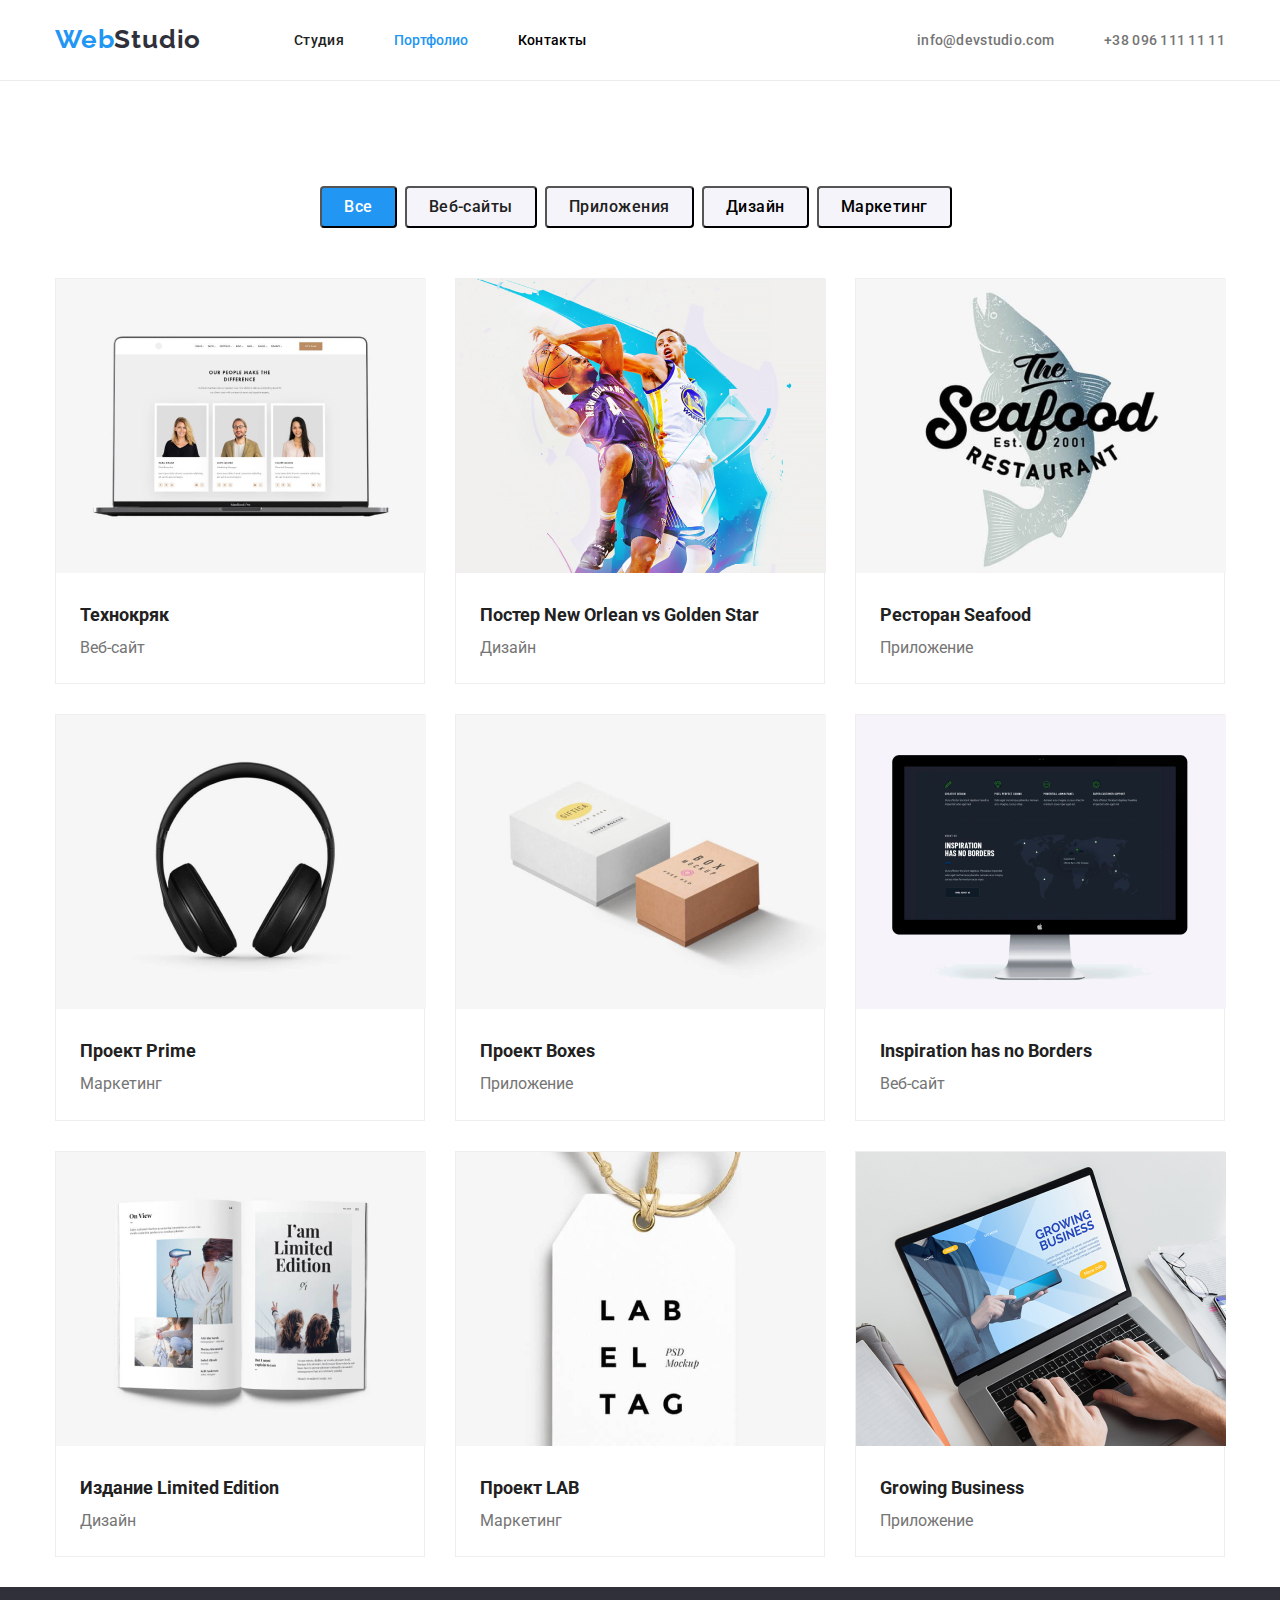
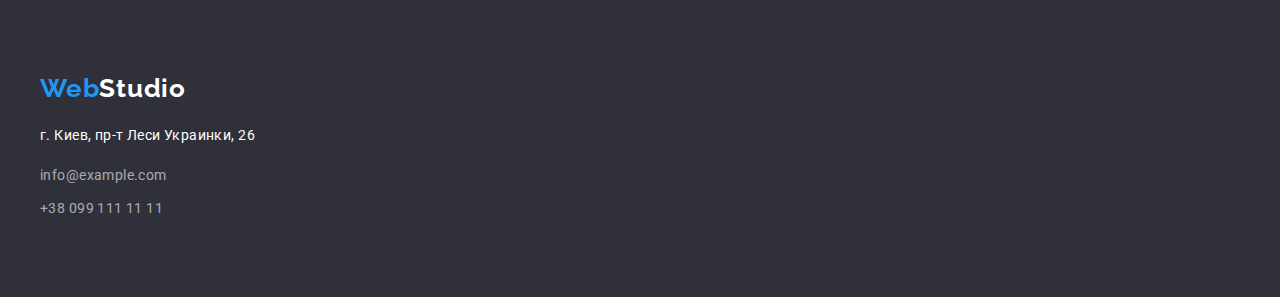
<file: portfolio.html>
<!DOCTYPE html>
<html lang="en">
<head>
    <meta charset="UTF-8">
    <meta http-equiv="X-UA-Compatible" content="IE=edge">
    <meta name="viewport" content="width=
    , initial-scale=1.0">
    <title>Document</title>

<link href="https://fonts.googleapis.com/css2?family=Raleway:wght@700&family=Roboto:wght@400;500;700;900&display=swap" rel="stylesheet">
    <link rel="stylesheet" href="./css/porf.styles.css">
    <link rel="stylesheet" href="/index.html">
</head>


<body class="body">
  
    <header class="header">
      <div class="header-container"> 
       
        <p class="header-logo"> Web<span class="logo-part-two">Studio</span> </p>
 
        <ul class="navigation">
            <li><a href="./index.html" class="link-studio">Студия</a> </li>
            <li><a href="/portfolio.html" class="link-portfolio">Портфолио</a> </li>
            <li><a href="" class="link-contact">Контакты</a> </li>
        </ul>
 
        <ul class="nav-contacts">
            <li>
                <a class="contacts-mail" href=" mailto:info@devstudio.com">info@devstudio.com</a> 
            </li>
            <li>
                <a class="contacts-tel" href="tel:+380961111111">+38 096 111 11 11</a> 
            </li>
                 
      </ul>
     
 
     </header>    
     </div>
     
<main>
   
<section class="main"> 
  <div class="container-button" > 
    <ul class="button">
        
        <button class="button-main" >
        <a><span class="all"> Все </span> </a> </button>
        <button class="button-box"><a > <span   class="web-page">Веб-сайты</span > </a> </button>
        <button class="button-box"> <a > <span   class="apps">Приложения</span > </a> </button>
        <button class="button-box" ><a > <span   class="design">Дизайн</span > </a> </button> 
        <button class="button-box"><a > <span   class="marketing">Маркетинг</span > </a> </button> 
        
    </ul>

    <ul class="container-item">
            <li class="box">
                <img src="img.portfolio/img.jpg" alt="три человека">
                <div class="text-in-box">
                <h2 class="text">Технокряк</h1>
                <p class="paragraph">Веб-сайт</p>
                </div>
            </li>
            <li class="box">
                <img src="img.portfolio/imgone.jpg" alt="баскетболисты">
                <div class="text-in-box">
                <h1 class="text">Постер New Orlean vs Golden Star</h1>
                <p class="paragraph">Дизайн</p>
                </div>
            </li>
            <li class="box">
                <img src="img.portfolio/imgtwo.jpg" alt="морская еда">
                <div class="text-in-box">
                <h2 class="text">Ресторан Seafood</h1>
                <p class="paragraph">Приложение</p>
                </div>
            </li>
            <li class="box">
                <img src="img.portfolio/imgthree.jpg" alt="наушники">
                <div class="text-in-box">
                <h2 class="text">Проект Prime</h1>
                <p class="paragraph">Маркетинг</p>
                </div>
            </li>
            <li class="box">
                <img src="img.portfolio/imgfour.jpg" alt="коробочки">
                <div class="text-in-box">
                <h2 class="text">Проект Boxes</h1>
                <p class="paragraph">Приложение</p>
                </div>
            </li>
            <li class="box">
                <img src="img.portfolio/imgfive.jpg" alt="темный екран">
                <div class="text-in-box">
                <h2 class="text">Inspiration has no Borders</h1>
                <p class="paragraph">Веб-сайт</p>
                </div>
            </li>
            <li class="box"> 
                <img src="img.portfolio/imgsix.jpg" alt="журнал">
                <div class="text-in-box">
                <h2 class="text">Издание Limited Edition</h1>
                <p class="paragraph">Дизайн</p>
                </div>
            </li>
            <li class="box">
                <img src="img.portfolio/imgseven.jpg" alt="стикер">
                <div class="text-in-box">
                <h2 class="text">Проект LAB</h1>
                <p class="paragraph">Маркетинг</p>
                </div>
            </li>
            <li class="box">
                <img src="img.portfolio/imgeight.jpg" alt="человек с ноутбуком">
                <div class="text-in-box">
                <h2 class="text">Growing Business</h1>
                <p class="paragraph">Приложение</p>
                </div>
            </li>
    </ul>
</section>
</div>
</main>
<footer class="footer-bg">
   <div class="container">
         <p class="footer-logo">Web<span class="footer-logo-studio" >Studio</span> </p>
   
   <address class="adress"> 
       <p class="street" >г. Киев, пр-т Леси Украинки, 26 </p> 

    <ul class="contacts">
           <li class="footer-item">
               <a class="footer-email" href="mailto:info@example.com">info@example.com</a></li>
           <li class="footer-item">   
               <a class="footer-tel"  href="tel:+380991111111">+38 099 111 11 11</a></li>
           
       </ul>
</address>
</div>
</footer>
</body>
</html>
</file>
<file: css/porf.styles.css>
:root {
 
    --primery-text-color: #757575;
    --titel-text-color: #212121;
    --accent-color: #2196F3;
    --primary-white-color: #fff;
    --background-color: #2F303A;

}

 
 ul{
list-style: none;
 }
 a{
    text-decoration: none;
}

.body{
font-family: Roboto, sans-serif;
margin: 0;
    
}
.header{
display: flex;
background-color: #ffffff;
font-family: Roboto;
border-bottom: 1px solid #ECECEC;
}
.header-container{

    display: flex;
    align-items: center;
    padding-left: 15px;
    padding-right: 15px;
    margin-left: auto;
    margin-right: auto;  
   
}

.container{
width: 1200px;
padding: 0px 15px;
margin: 0 auto;
      
}


.header-logo{
    color: var(--accent-color);
   
    font-family: Raleway;
    font-style: normal;
    font-weight: 700;
    font-size: 26px;
    line-height: 1.19;  
    letter-spacing: 0.03em;
    padding-top: 24px;
    padding-bottom: 25px;
    margin: 0;

}
.logo-part-two{
    color: #2F303A;
    font-family: Raleway;
    font-style: normal;
    font-weight: 700;
    font-size: 26px;
    line-height: 1.19;  
    letter-spacing: 0.03em;
}
.navigation{
    display: flex;
    margin-left: 93px;
    padding-left: 0;
}

.nav-contacts{
    display: flex;
    margin-left: 331px;
    padding: 0;
   
}
.link-studio{
   color: var(--titel-text-color);
   font-family: Roboto;
   font-style: normal;
   font-weight: 500;
   font-size: 14px;
   line-height: 1.14;
   letter-spacing: 0.02em;

   margin-right: 50px;
   
}
.link-studio:hover,
.link-studio:focus{
color: var(--accent-color);
}
.link-portfolio{
   color: var(--accent-color);
   font-family: Roboto;
   font-weight: 500;
   font-size: 14px;
   line-height: 1.14;
  
   margin-right: 50px;
}

.link-portfolio:hover,
.link-portfolio:focus
{
   color: var(--accent-color);
}

.link-contact{
   color: var(--titel-text-color)
   font-family: Roboto;
   font-style: normal;
   font-weight: 500;
   font-size: 14px;
   line-height: 1.14;
   letter-spacing: 0.02em;
  
}


.link-contact:hover,
.link-contact:focus{
   color: var(--accent-color);
}
.nav-contacts{

display: flex;
margin-left: 331px;
padding: 0;
}

.contacts-mail{
   color: var(--primery-text-color);
  
   font-family: Roboto;
   font-style: normal;
   font-weight: 500;
   font-size: 14px;
   line-height: 1.14;
   letter-spacing: 0.02em;

   
padding-right: 50px;
   
}
.contacts-mail:hover,
.contacts-mail:focus {
color:var(--accent-color);
font-family: Roboto;
font-style: 400;
font-weight: 500;
font-size: 14px;
line-height: 1.14;
letter-spacing: 0.02em;
}
.contacts-tel{
   color: var(--primery-text-color);
   font-family: Roboto;
   font-style: normal;
   font-weight: 500;
   font-size: 14px;
   line-height: 1.14;
   letter-spacing: 0.02em;

   
}
.contacts-tel:hover,
.contacts-tel:focus{
   color:var(--accent-color);
font-family: Roboto;
font-style: normal;
font-weight: 500;
font-size: 14px;
line-height: 16px;
letter-spacing: 0.02em;
}




.main{
align-items: center;
padding-top: 89px;
margin-right: auto;
}

.container-button{
width: 1200px;
padding-bottom: 50px;
align-items: center;
margin: auto;
padding: 0 15px;
box-sizing: border-box;
}


.button{
display: flex;
justify-content: center;
padding: 0px;
margin-bottom: 50px;

}

.button-main{
background: #2196F3;
border-radius: 4px;   
padding: 6px 22px;
margin-right: 8px;
  
}

.all:hover,
.all:focus{
    color: #F5F4FA;
    background: #2196F3;
}
.all{
    
color: var(--primary-white-color);
background-color: #2196F3;
font-family: Roboto;
    
font-weight: 500;
font-size: 16px;
line-height: 1.63;
text-align: center;
letter-spacing: 0.03em;
}
.button-box{
background: #F5F4FA;
border-radius: 4px;
padding: 6px 22px;
margin-right: 8px;

}
.web-page:hover,
.web-page:focus{
    color: #F5F4FA;
    background: #2196F3;
    
  
}
.web-page{
font-family: Roboto;
font-style: normal;
font-weight: 500;
font-size: 16px;
line-height: 1.63;
text-align: center;
letter-spacing: 0.03em;
color: #212121;

}

.apps:hover,
.apps:focus{
    color: #F5F4FA;
    background: #2196F3;
}
.apps{

font-family: Roboto;
font-style: normal;
font-weight: 500;
font-size: 16px;
line-height: 1.63;
text-align: center;
letter-spacing: 0.03em;
color: #212121;
}

.design:hover,
.design:focus{
    color: #F5F4FA;
    background: #2196F3;
}
.design{
font-family: Roboto;
font-style: normal;
font-weight: 500;
font-size: 16px;
line-height: 1.63;
text-align: center;
letter-spacing: 0.03em;
    
}

.marketing:hover,
.marketing:focus{
    color: #F5F4FA;
    background: #2196F3;
}
.marketing{
font-family: Roboto;
font-style: normal;
font-weight: 500;
font-size: 16px;
line-height: 1.63;
text-align: center;
letter-spacing: 0.03em;
      
}


.container-item{
display: flex;
flex-wrap: wrap;
justify-content: center;
margin: 0px;
padding: 0px;

}
.box{
background: #FFFFFF;
border: 1px solid #EEEEEE;
box-sizing: border-box;
        
margin-right: 30px;
margin-bottom: 30px; 
width: 370px; 
}

.box:nth-child(3n){
margin-right: 0;
}
.text-in-box{
padding-left: 24px;
padding-top: 20px;
padding-right: 24px;
padding-bottom: 20px;

}

.text{
color: var(--titel-text-color);
font-family: Roboto;
font-style: normal;
font-weight: 700;
font-size: 18px;
line-height: 2;
margin: 0;

}
.paragraph{
color: var(--primery-text-color);
font-family: Roboto;
font-style: normal;
font-weight: 400;
font-size: 16px;
line-height: 1.9;
margin: 0;

}


.footer-bg{
background-color: var( --background-color);
padding-top: 60px;
padding-bottom: 60px;  
    
}
    
.footer-logo{
color: var(--accent-color);
    
font-family: Raleway;
font-style: normal;
font-weight: 700;
font-size: 26px;
line-height: 1.19;  
letter-spacing: 0.03em;

margin-bottom: 20px;
}
    
.footer-logo-studio{
        color: var(--primary-white-color);
    
        font-family: Raleway;
        font-style: normal;
        font-weight: 700;
        font-size: 26px;
        line-height: 1.19;
        letter-spacing: 0.03em;
    
}
    
.adress{
display: block;      
}

.street{
color: var(--primary-white-color);
font-family: Roboto;
font-style: normal;
font-weight: 400;
font-size: 14px;
line-height: 1.71;
letter-spacing: 0.03em;
margin-bottom: 9px;       
}

.footer-item{
margin-bottom: 9px;
}

.contacts{
padding: 0;
}

.footer-email{     
color: rgba(255, 255, 255, 0.6);   
font-family: Roboto;
font-style: normal;
font-weight: 400;
font-size: 14px;
line-height: 1.71;
letter-spacing: 0.03em;
padding-bottom: 9px;
}
    
.footer-tel{
color: rgba(255, 255, 255, 0.6);
font-family: Roboto;
font-style: normal;
font-weight: 400;
font-size: 14px;
line-height: 1.71;
letter-spacing: 0.03em;    
}
</file>
